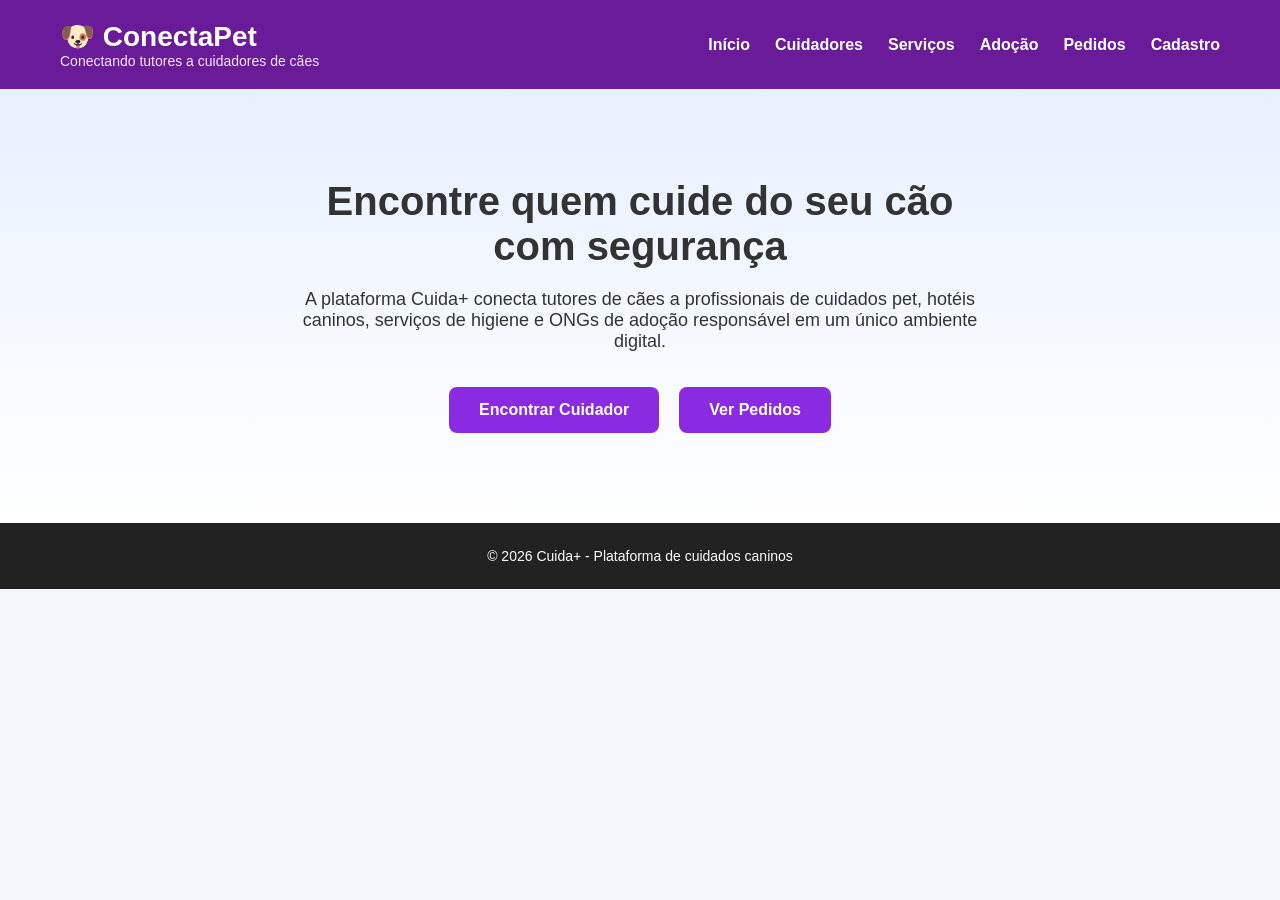
<file: Index.html>
<!DOCTYPE html>
<html lang="pt-BR">

<head>

<meta charset="UTF-8">
<meta name="viewport" content="width=device-width, initial-scale=1.0">

<title>Cuida+</title>

<link rel="stylesheet" href="Style/Style.css">

</head>

<body>

<header class="header">

<div class="logo">
<a href="../index.html" class="btn-voltar">🐶 ConectaPet</a>
</a>
<p>Conectando tutores a cuidadores de cães</p>
</div>

<nav class="menu">
<a href="Index/Inicio.html">Início</a>
<a href="Index/cuidadores.html">Cuidadores</a>
<a href="Index/servicos.html">Serviços</a>
<a href="Index/adocao.html">Adoção</a>
<a href="Index/pedidos.html">Pedidos</a>
<a href="Index/cadastro.html">Cadastro</a>
</nav>

</header>

<section class="hero">

<div class="hero-text">

<h1>Encontre quem cuide do seu cão com segurança</h1>

<p>
A plataforma Cuida+ conecta tutores de cães a profissionais
de cuidados pet, hotéis caninos, serviços de higiene e ONGs
de adoção responsável em um único ambiente digital.
</p>

<div class="hero-buttons">
<a class="btn" href="Index/cuidadores.html">Encontrar Cuidador</a>
<a class="btn btn-sec" href="Index/pedidos.html">Ver Pedidos</a>
</div>

</div>

</section>

<footer>
<p>© 2026 Cuida+ - Plataforma de cuidados caninos</p>
</footer>

</body>
</html>
</file>
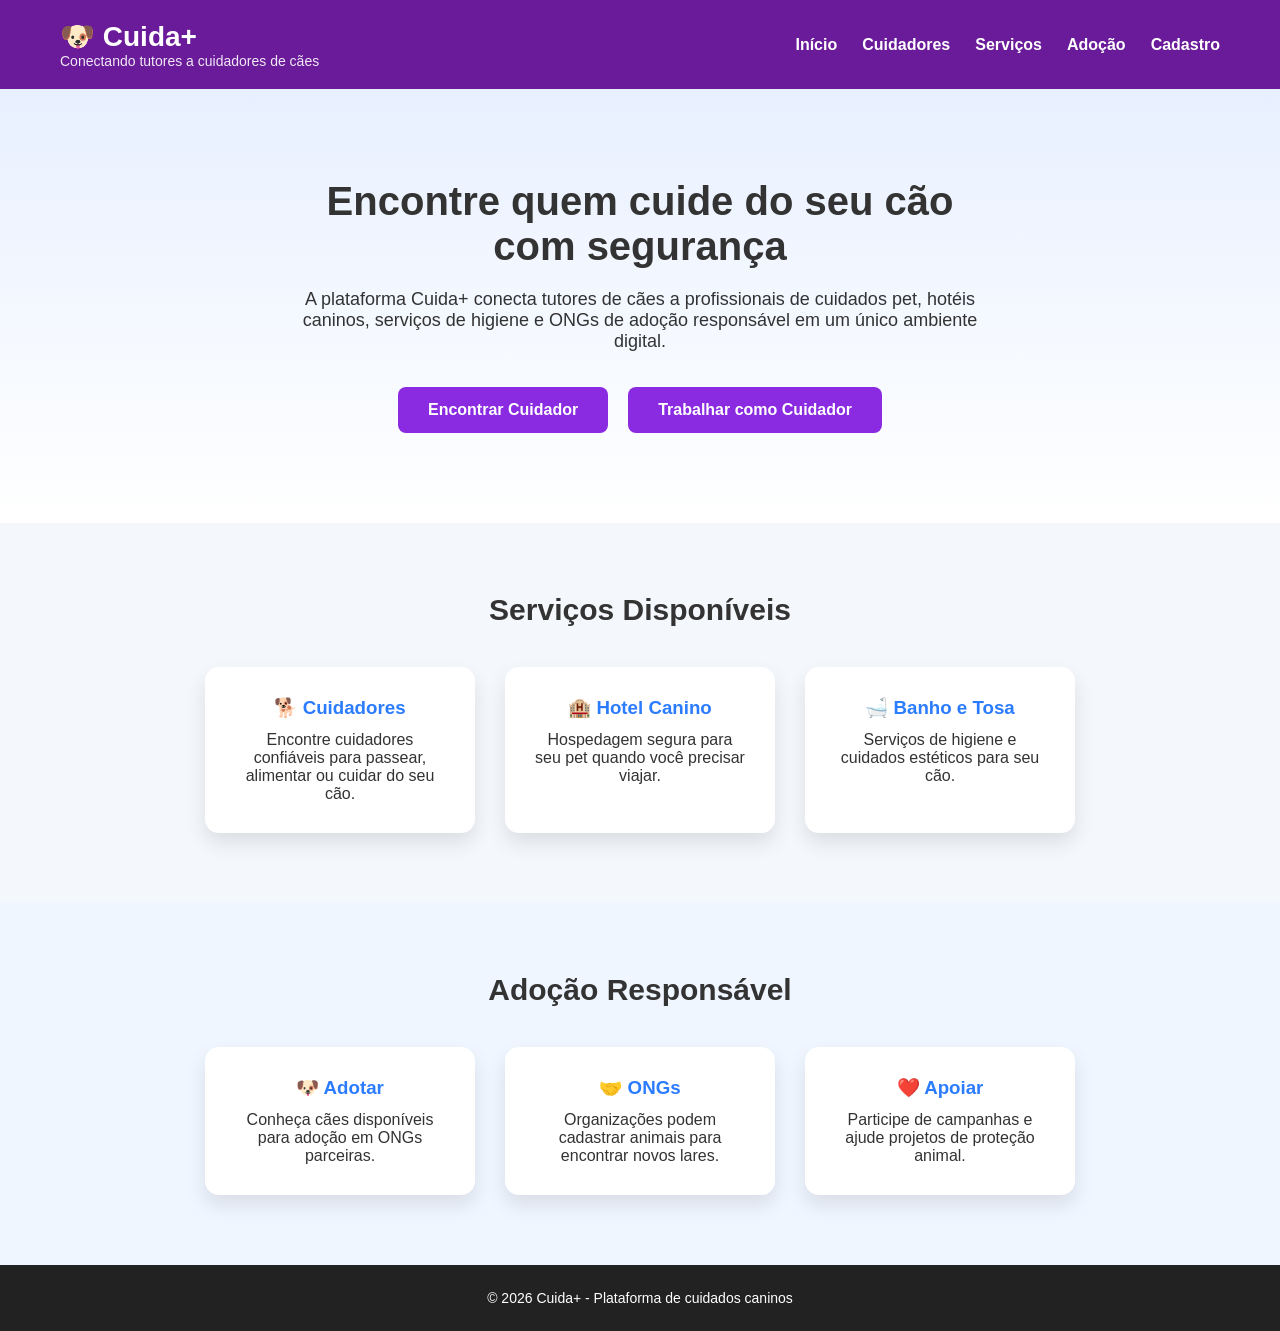
<file: Index/Index.html>
<!DOCTYPE html>
<html lang="pt-BR">
<head>

<meta charset="UTF-8">
<meta name="viewport" content="width=device-width, initial-scale=1.0">

<title>Cuida+</title>

<link rel="stylesheet" href="../Style/Style.css">

</head>

<body>

<header class="header">

<div class="logo">
<a href="../index.html" class="logo-link">
<h1>🐶 Cuida+</h1>
</a>
<p>Conectando tutores a cuidadores de cães</p>
</div>

<nav class="menu">
<a href="../index.html">Início</a>
<a href="cuidadores.html">Cuidadores</a>
<a href="#">Serviços</a>
<a href="#">Adoção</a>
<a href="#">Cadastro</a>
</nav>

</header>


<section class="hero">

<div class="hero-text">

<h1>Encontre quem cuide do seu cão com segurança</h1>

<p>
A plataforma Cuida+ conecta tutores de cães a profissionais
de cuidados pet, hotéis caninos, serviços de higiene e ONGs
de adoção responsável em um único ambiente digital.
</p>

<div class="hero-buttons">
<a class="btn" href="cuidadores.html">Encontrar Cuidador</a>
<a class="btn btn-sec" href="cuidadores.html#perguntas">Trabalhar como Cuidador</a>
</div>

</div>

</section>


<section class="section">

<h2>Serviços Disponíveis</h2>

<div class="cards">

<div class="card">
<h3>🐕 Cuidadores</h3>
<p>Encontre cuidadores confiáveis para passear, alimentar ou cuidar do seu cão.</p>
</div>

<div class="card">
<h3>🏨 Hotel Canino</h3>
<p>Hospedagem segura para seu pet quando você precisar viajar.</p>
</div>

<div class="card">
<h3>🛁 Banho e Tosa</h3>
<p>Serviços de higiene e cuidados estéticos para seu cão.</p>
</div>

</div>

</section>


<section class="section adoption">

<h2>Adoção Responsável</h2>

<div class="cards">

<div class="card">
<h3>🐶 Adotar</h3>
<p>Conheça cães disponíveis para adoção em ONGs parceiras.</p>
</div>

<div class="card">
<h3>🤝 ONGs</h3>
<p>Organizações podem cadastrar animais para encontrar novos lares.</p>
</div>

<div class="card">
<h3>❤️ Apoiar</h3>
<p>Participe de campanhas e ajude projetos de proteção animal.</p>
</div>

</div>

</section>


<footer>
<p>© 2026 Cuida+ - Plataforma de cuidados caninos</p>
</footer>

</body>
</html>
</file>
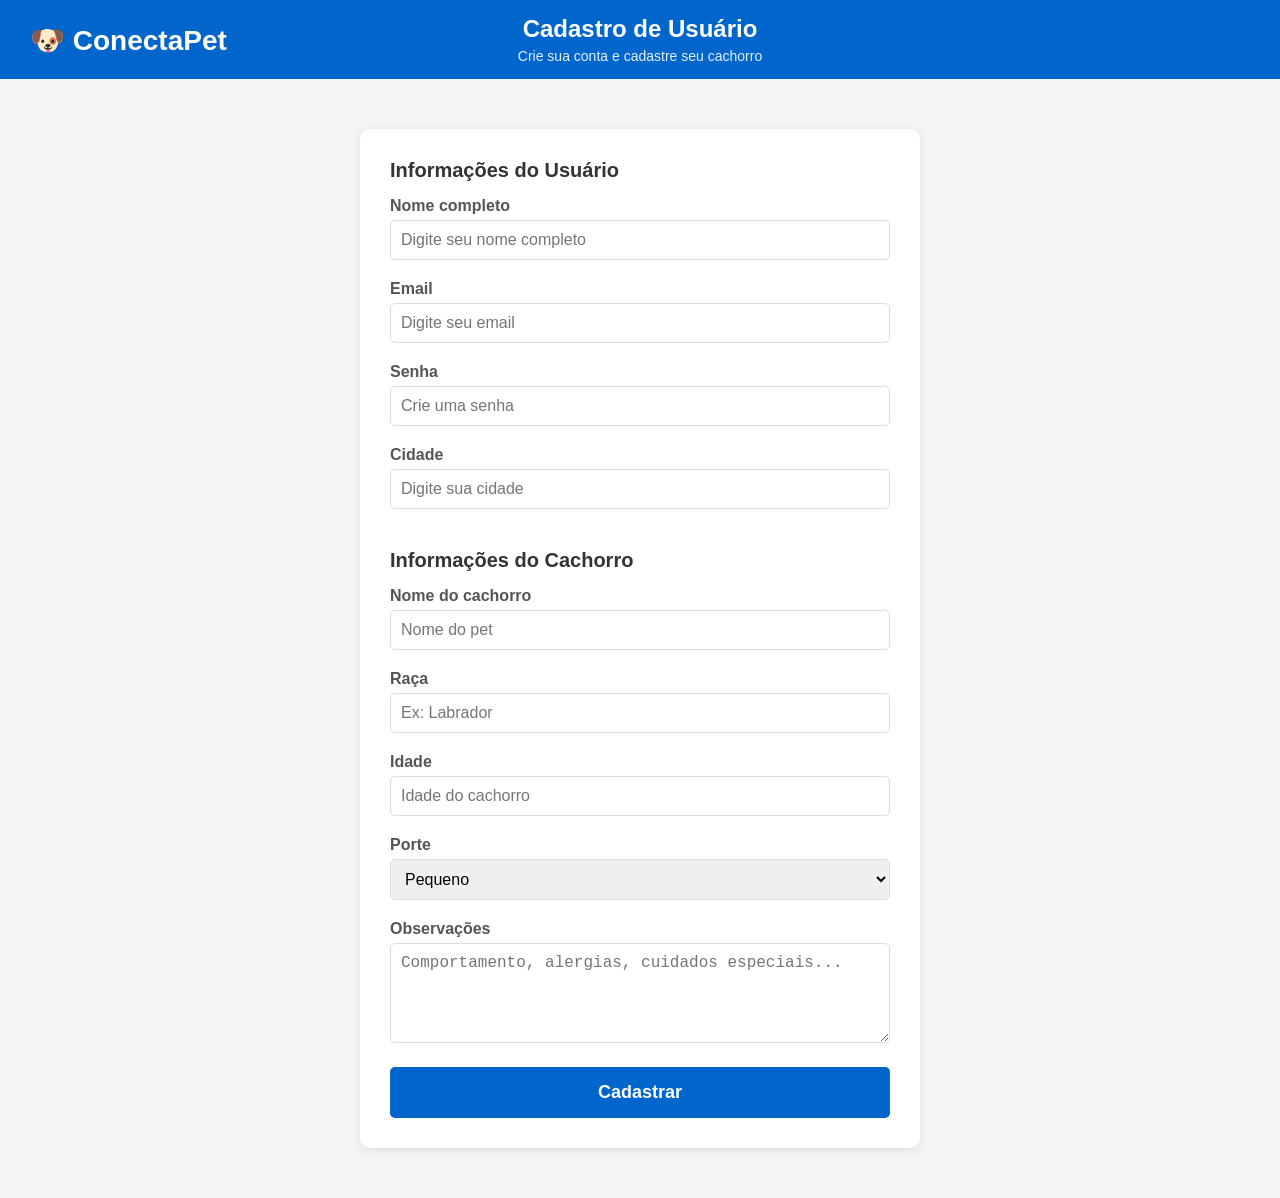
<file: Index/cadastro.html>
<!DOCTYPE html>
<html lang="pt-BR">

<head>
<meta charset="UTF-8">
<title>Cadastro | 🐶 ConectaPet</title>

<link rel="stylesheet" href="../Style/cadastro.css">

</head>

<body>

<header class="topo">
<div class="logo">

<a href="../index.html" class="btn-voltar">🐶 ConectaPet </a>
</div>
<h1>Cadastro de Usuário</h1>
<p>Crie sua conta e cadastre seu cachorro</p>

</header>


<section class="cadastro-container">

<form>

<h2>Informações do Usuário</h2>

<label>Nome completo</label>
<input type="text" placeholder="Digite seu nome completo" required>

<label>Email</label>
<input type="email" placeholder="Digite seu email" required>

<label>Senha</label>
<input type="password" placeholder="Crie uma senha" required>

<label>Cidade</label>
<input type="text" placeholder="Digite sua cidade" required>


<h2>Informações do Cachorro</h2>

<label>Nome do cachorro</label>
<input type="text" placeholder="Nome do pet">

<label>Raça</label>
<input type="text" placeholder="Ex: Labrador">

<label>Idade</label>
<input type="number" placeholder="Idade do cachorro">

<label>Porte</label>
<select>
<option>Pequeno</option>
<option>Médio</option>
<option>Grande</option>
</select>

<label>Observações</label>
<textarea placeholder="Comportamento, alergias, cuidados especiais..."></textarea>

<button type="submit">Cadastrar</button>

</form>

</section>

</body>
</html>
</file>
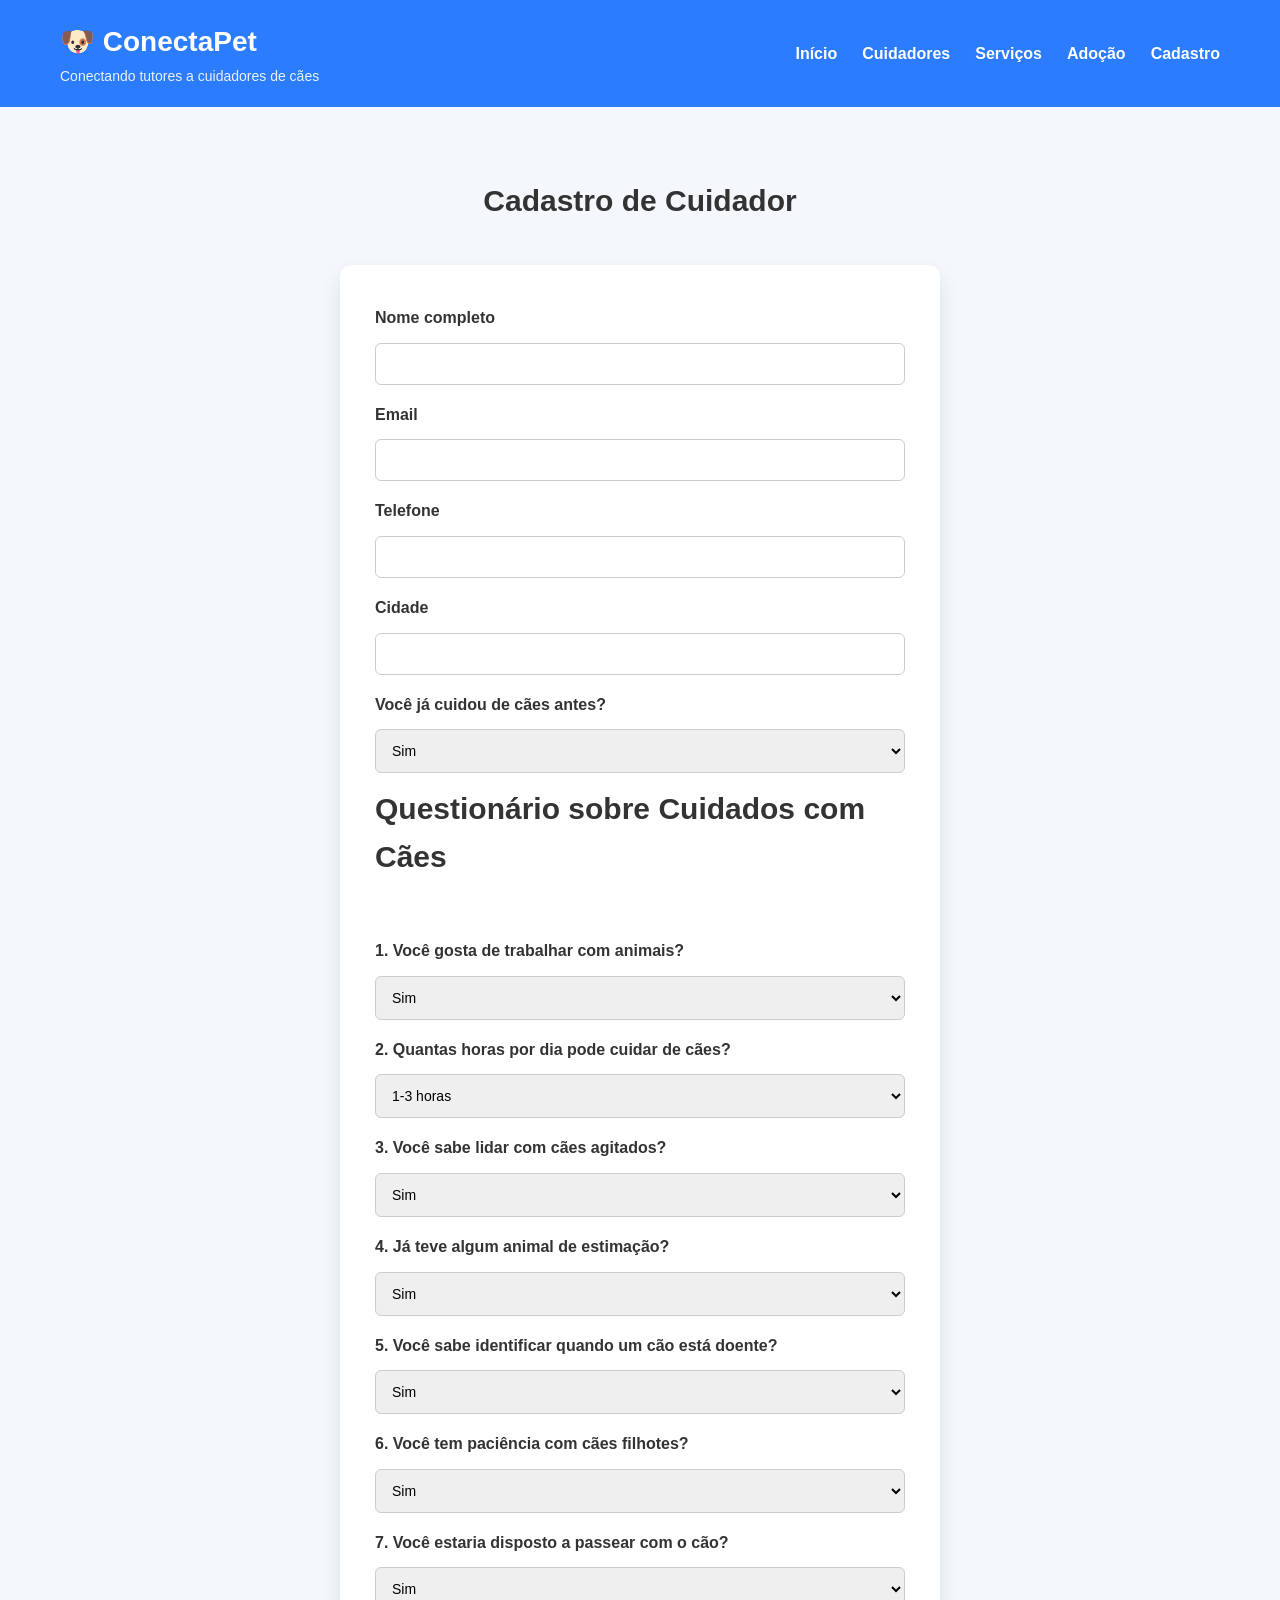
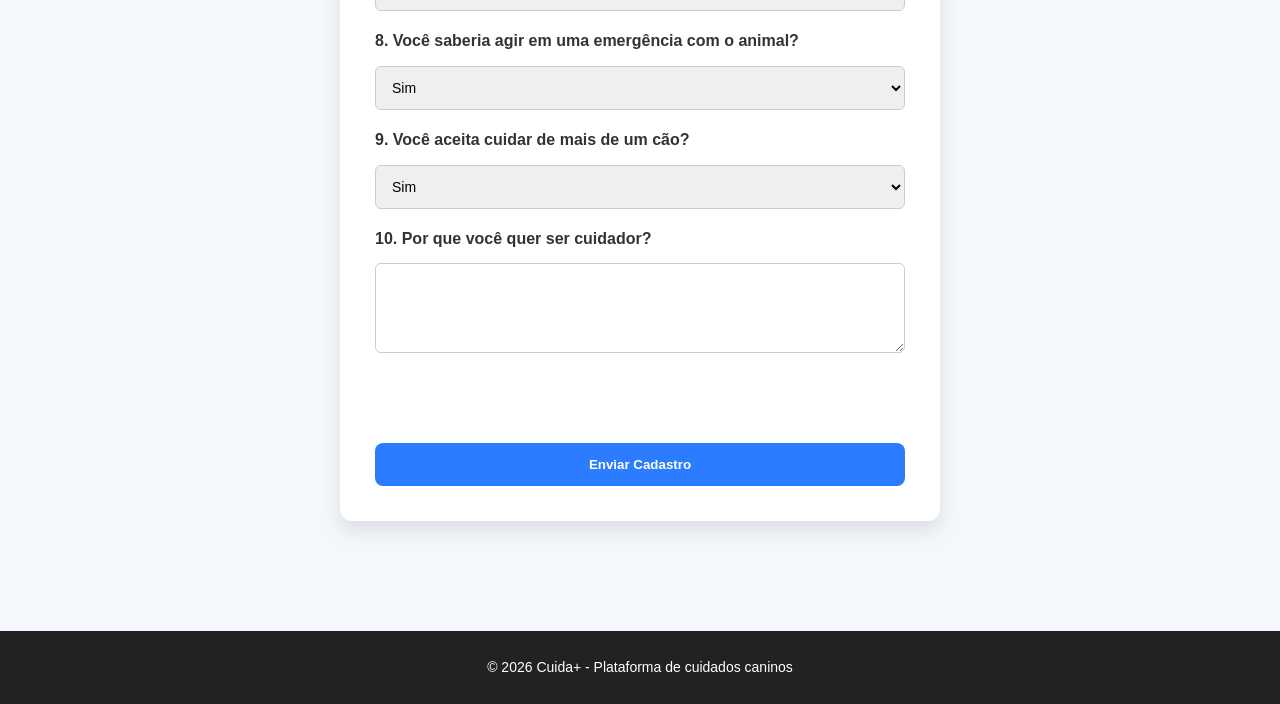
<file: Index/cuidadores.html>
<!DOCTYPE html>
<html lang="pt-BR">
<head>

<meta charset="UTF-8">
<meta name="viewport" content="width=device-width, initial-scale=1.0">

<title>Cuidadores - 🐶 ConectaPet</title>

<link rel="stylesheet" href="../Style/cuidadores.css">

</head>

<body>

<header class="header">

<div class="logo">
<a href="../index.html" class="logo-link">
<h1>🐶 ConectaPet</h1>
</a>
<p>Conectando tutores a cuidadores de cães</p>
</div>

<nav class="menu">
<a href="../index.html">Início</a>
<a href="cuidadores.html">Cuidadores</a>
<a href="#">Serviços</a>
<a href="#">Adoção</a>
<a href="#">Cadastro</a>
</nav>

</header>


<section class="section">

<h2>Cadastro de Cuidador</h2>

<form class="form-cuidador">

<label>Nome completo</label>
<input type="text" required>

<label>Email</label>
<input type="email" required>

<label>Telefone</label>
<input type="tel" required>

<label>Cidade</label>
<input type="text" required>

<label>Você já cuidou de cães antes?</label>
<select required>
<option>Sim</option>
<option>Não</option>
</select>

<h2>Questionário sobre Cuidados com Cães</h2>

<label>1. Você gosta de trabalhar com animais?</label>
<select>
<option>Sim</option>
<option>Não</option>
</select>

<label>2. Quantas horas por dia pode cuidar de cães?</label>
<select>
<option>1-3 horas</option>
<option>4-6 horas</option>
<option>Tempo integral</option>
</select>

<label>3. Você sabe lidar com cães agitados?</label>
<select>
<option>Sim</option>
<option>Não</option>
</select>

<label>4. Já teve algum animal de estimação?</label>
<select>
<option>Sim</option>
<option>Não</option>
</select>

<label>5. Você sabe identificar quando um cão está doente?</label>
<select>
<option>Sim</option>
<option>Não</option>
</select>

<label>6. Você tem paciência com cães filhotes?</label>
<select>
<option>Sim</option>
<option>Não</option>
</select>

<label>7. Você estaria disposto a passear com o cão?</label>
<select>
<option>Sim</option>
<option>Não</option>
</select>

<label>8. Você saberia agir em uma emergência com o animal?</label>
<select>
<option>Sim</option>
<option>Não</option>
</select>

<label>9. Você aceita cuidar de mais de um cão?</label>
<select>
<option>Sim</option>
<option>Não</option>
</select>

<label>10. Por que você quer ser cuidador?</label>
<textarea rows="4"></textarea>

<br><br>

<button class="btn">Enviar Cadastro</button>

</form>

</section>


<footer>

<p>© 2026 Cuida+ - Plataforma de cuidados caninos</p>

</footer>

</body>
</html>
</file>
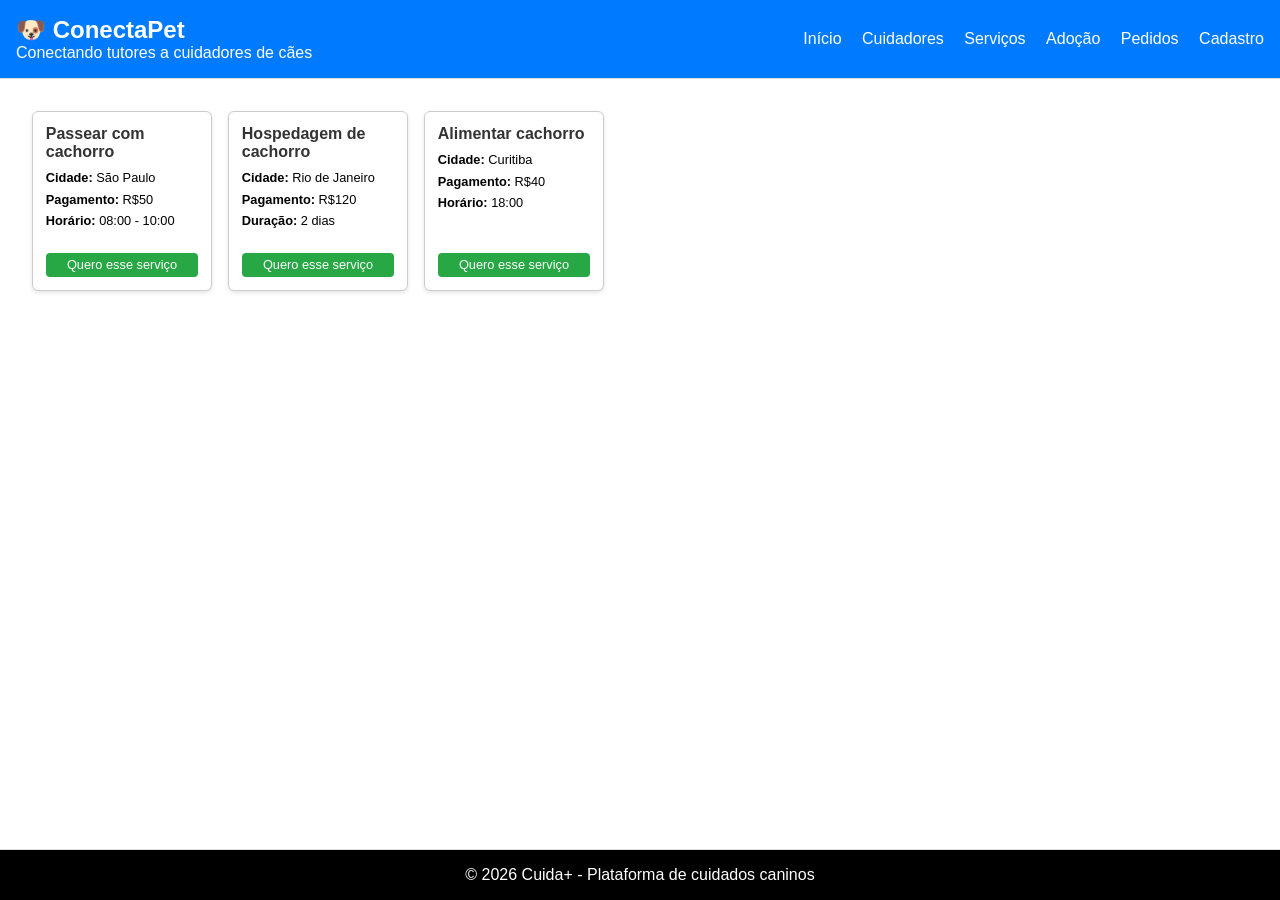
<file: Index/pedidos.html>
<!DOCTYPE html>
<html lang="pt-BR">

<head>
    <meta charset="UTF-8">
    <meta name="viewport" content="width=device-width, initial-scale=1.0">
    <title>Pedidos | Cuida+</title>
    <link rel="stylesheet" href="../Style/pedidos.css">
   
</head>

<body>

    <header class="header">
        <div class="logo">
            <a href="../index.html" class="btn-voltar">🐶 ConectaPet</a>
            <p>Conectando tutores a cuidadores de cães</p>
        </div>
        <nav class="menu">
            <a href="Inicio.html">Início</a>
            <a href="cuidadores.html">Cuidadores</a>
            <a href="servicos.html">Serviços</a>
            <a href="adocao.html">Adoção</a>
            <a href="pedidos.html">Pedidos</a>
            <a href="cadastro.html">Cadastro</a>
        </nav>
    </header>

    <section class="pedidos-container">
        <div class="pedido-card">
            <h3>Passear com cachorro</h3>
            <p><strong>Cidade:</strong> São Paulo</p>
            <p><strong>Pagamento:</strong> R$50</p>
            <p><strong>Horário:</strong> 08:00 - 10:00</p>
            <button>Quero esse serviço</button>
        </div>

        <div class="pedido-card">
            <h3>Hospedagem de cachorro</h3>
            <p><strong>Cidade:</strong> Rio de Janeiro</p>
            <p><strong>Pagamento:</strong> R$120</p>
            <p><strong>Duração:</strong> 2 dias</p>
            <button>Quero esse serviço</button>
        </div>

        <div class="pedido-card">
            <h3>Alimentar cachorro</h3>
            <p><strong>Cidade:</strong> Curitiba</p>
            <p><strong>Pagamento:</strong> R$40</p>
            <p><strong>Horário:</strong> 18:00</p>
            <button>Quero esse serviço</button>
        </div>
    </section>

    <footer>
        <p>© 2026 Cuida+ - Plataforma de cuidados caninos</p>
    </footer>

</body>

</html>
</file>
<file: Style/Style.css>
*{
margin:0;
padding:0;
box-sizing:border-box;
}

body{
font-family:Arial, Helvetica, sans-serif;
background:#f4f7fb;
color:#333;
}

/* HEADER */
.header{
display:flex;
justify-content:space-between;
align-items:center;
padding:20px 60px;
background:#6A1B9A;
color:white;
flex-wrap:wrap;
}

.logo a{
font-size:28px;
font-weight:bold;
color:white;
text-decoration:none;
}

.logo p{
font-size:14px;
opacity:0.9;
}

/* MENU */
.menu{
display:flex;
gap:25px;
}

.menu a{
color:white;
text-decoration:none;
font-weight:bold;
transition:0.3s;
}

.menu a:hover{
opacity:0.7;
}

/* HERO */
.hero{
padding:90px 20px;
text-align:center;
background:linear-gradient(#e8f0ff,#ffffff);
}

.hero-text{
max-width:700px;
margin:auto;
}

.hero h1{
font-size:40px;
margin-bottom:20px;
}

.hero p{
font-size:18px;
margin-bottom:35px;
}

/* BOTÕES */
.hero-buttons{
display:flex;
justify-content:center;
gap:20px;
flex-wrap:wrap;
}

.btn{
padding:14px 30px;
background:#8A2BE2; /* Roxo principal */
color:white;
text-decoration:none;
border-radius:8px;
font-weight:bold;
transition:0.3s;
}

.btn:hover{
background:#6A1B9A; /* Roxo mais escuro no hover */
}

.btn-sec{
background:#8A2BE2; /* Botão "ver pedidos" agora roxo ao invés de amarelo */
}

.btn-sec:hover{
background:#6A1B9A; /* Hover roxo escuro */
}

/* SECTIONS */
.section{
padding:70px 20px;
text-align:center;
}

.section h2{
margin-bottom:40px;
font-size:30px;
}

/* CARDS */
.cards{
display:flex;
justify-content:center;
flex-wrap:wrap;
gap:30px;
}

.card{
background:white;
padding:30px;
border-radius:14px;
width:270px;
box-shadow:0 10px 20px rgba(0,0,0,0.1);
transition:0.3s;
}

.card:hover{
transform:translateY(-8px);
box-shadow:0 15px 25px rgba(0,0,0,0.15);
}

.card h3{
color:#2b7cff;
margin-bottom:12px;
}

/* ADOÇÃO */
.adoption{
background:#f0f6ff;
}

/* FOOTER SUPERIOR - ROXO */
.footer-top{
background:#8A2BE2;
color:white;
text-align:center;
padding:25px;
margin-top:40px;
font-size:14px;
}

/* FOOTER INFERIOR - PRETO */
footer{
background:#222; /* Preto no rodapé debaixo */
color:white;
text-align:center;
padding:25px;
font-size:14px;
}

.logo-link{
text-decoration:none;
color:white;
}

.logo-link h1{
font-size:28px;
transition:0.3s;
}

.logo-link h1:hover{
transform:scale(1.05);
opacity:0.9;
}
</file>
<file: Style/cadastro.css>
* {
    margin: 0;
    padding: 0;
    box-sizing: border-box;
}

body {
    font-family: Arial, sans-serif;
    background-color: #f5f5f5;
}

.topo {
    background-color: #0066cc; /* Azul */
    color: white;
    padding: 15px; /* Rodapé menor */
    text-align: center;
    position: relative;
}

.btn-voltar {
    position: absolute;
    left: 20px;
    top: 50%;
    transform: translateY(-50%);
    color: white;
    text-decoration: none;
    font-size: 28px; /* Ícone maior */
    font-weight: bold;
    padding: 5px 10px;
    border-radius: 5px;
    transition: background-color 0.3s;
}

.btn-voltar:hover {
    background-color: rgba(255, 255, 255, 0.2);
}

.topo h1 {
    margin-bottom: 5px; /* Ajuste para rodapé menor */
    font-size: 24px;
}

.topo p {
    opacity: 0.9;
    font-size: 14px; /* Texto menor para rodapé menor */
}

.cadastro-container {
    max-width: 600px;
    margin: 30px auto;
    padding: 20px;
}

form {
    background-color: white;
    padding: 30px;
    border-radius: 10px;
    box-shadow: 0 2px 10px rgba(0,0,0,0.1);
}

form h2 {
    color: #333;
    margin: 20px 0 15px;
    font-size: 20px;
}

form h2:first-of-type {
    margin-top: 0;
}

label {
    display: block;
    margin-bottom: 5px;
    color: #555;
    font-weight: bold;
}

input, select, textarea {
    width: 100%;
    padding: 10px;
    margin-bottom: 20px;
    border: 1px solid #ddd;
    border-radius: 5px;
    font-size: 16px;
}

textarea {
    resize: vertical;
    min-height: 100px;
}

button {
    background-color: #0066cc; /* Azul para combinar com o cabeçalho */
    color: white;
    padding: 15px 30px;
    border: none;
    border-radius: 5px;
    font-size: 18px;
    font-weight: bold;
    cursor: pointer;
    width: 100%;
    transition: background-color 0.3s;
}

button:hover {
    background-color: #0052a3; /* Azul mais escuro no hover */
}
</file>
<file: Style/cuidadores.css>
*{
margin:0;
padding:0;
box-sizing:border-box;
}

body{
font-family:Arial, Helvetica, sans-serif;
background:#f4f7fb;
color:#333;
line-height:1.6;
}

/* =========================
HEADER
========================= */

.header{
display:flex;
justify-content:space-between;
align-items:center;
padding:20px 60px;
background:#2b7cff;
color:white;
flex-wrap:wrap;
}

.logo a{
font-size:28px;
font-weight:bold;
color:white;
text-decoration:none;
}

.logo p{
font-size:14px;
opacity:0.9;
}

/* =========================
MENU
========================= */

.menu{
display:flex;
gap:25px;
}

.menu a{
color:white;
text-decoration:none;
font-weight:bold;
transition:0.3s;
}

.menu a:hover{
opacity:0.7;
}

/* =========================
HERO
========================= */

.hero{
padding:90px 20px;
text-align:center;
background:linear-gradient(#e8f0ff,#ffffff);
}

.hero-text{
max-width:700px;
margin:auto;
}

.hero h1{
font-size:40px;
margin-bottom:20px;
}

.hero p{
font-size:18px;
margin-bottom:35px;
}

/* =========================
BOTÕES
========================= */

.hero-buttons{
display:flex;
justify-content:center;
gap:20px;
flex-wrap:wrap;
}

.btn{
padding:14px 30px;
background:#2b7cff;
color:white;
text-decoration:none;
border:none;
border-radius:8px;
font-weight:bold;
cursor:pointer;
transition:0.3s;
}

.btn:hover{
background:#1a5ed8;
}

.btn-sec{
background:#f59e0b;
}

.btn-sec:hover{
background:#d97706;
}

/* =========================
SEÇÕES
========================= */

.section{
padding:70px 20px;
text-align:center;
}

.section h2{
margin-bottom:40px;
font-size:30px;
}

/* =========================
CARDS
========================= */

.cards{
display:flex;
justify-content:center;
flex-wrap:wrap;
gap:30px;
}

.card{
background:white;
padding:30px;
border-radius:14px;
width:270px;
box-shadow:0 10px 20px rgba(0,0,0,0.1);
transition:0.3s;
}

.card:hover{
transform:translateY(-8px);
box-shadow:0 15px 25px rgba(0,0,0,0.15);
}

.card h3{
color:#2b7cff;
margin-bottom:12px;
}

/* =========================
ADOÇÃO
========================= */

.adoption{
background:#f0f6ff;
}

/* =========================
FORMULÁRIO CUIDADOR
========================= */

.form-cuidador{
max-width:600px;
margin:auto;
background:white;
padding:35px;
border-radius:12px;
box-shadow:0 10px 20px rgba(0,0,0,0.1);
display:flex;
flex-direction:column;
gap:12px;
text-align:left;
}

.form-cuidador label{
font-weight:bold;
margin-top:5px;
}

.form-cuidador input,
.form-cuidador select,
.form-cuidador textarea{
padding:12px;
border-radius:6px;
border:1px solid #ccc;
font-size:14px;
transition:0.3s;
}

.form-cuidador input:focus,
.form-cuidador select:focus,
.form-cuidador textarea:focus{
border-color:#2b7cff;
outline:none;
box-shadow:0 0 5px rgba(43,124,255,0.4);
}

.form-cuidador button{
margin-top:15px;
}

/* =========================
FOOTER
========================= */

footer{
background:#222;
color:white;
text-align:center;
padding:25px;
margin-top:40px;
font-size:14px;
}
.logo-link{
text-decoration:none;
color:white;
}

.logo-link h1{
font-size:28px;
transition:0.3s;
}

.logo-link h1:hover{
transform:scale(1.05);
opacity:0.9;
}
</file>
<file: Style/pedidos.css>
/* Estilos mínimos para garantir que o rodapé e botões fiquem corretos */
        * {
            margin: 0;
            padding: 0;
            box-sizing: border-box;
        }

        body {
            font-family: Arial, sans-serif;
            display: flex;
            flex-direction: column;
            min-height: 100vh;
        }

        .header {
            background-color: #007bff;
            padding: 1rem;
            display: flex;
            justify-content: space-between;
            align-items: center;
            border-bottom: 1px solid #ddd;
        }

        .logo a {
            font-size: 1.5rem;
            font-weight: bold;
            text-decoration: none;
            color: #fff;
        }

        .logo p {
            color: #fff;
        }

        .menu a {
            margin-left: 1rem;
            text-decoration: none;
            color: #fff;
        }

        .pedidos-container {
            flex: 1;
            padding: 2rem 0 2rem 2rem;
            display: flex;
            flex-wrap: wrap;
            gap: 1rem;
            justify-content: flex-start;
            align-items: flex-start;
        }

        .pedido-card {
            border: 1px solid #ccc;
            border-radius: 6px;
            padding: 0.8rem;
            width: 180px;
            height: 180px;
            background-color: #fff;
            box-shadow: 0 2px 4px rgba(0,0,0,0.1);
            display: flex;
            flex-direction: column;
        }

        .pedido-card h3 {
            margin-bottom: 0.4rem;
            color: #333;
            font-size: 1rem;
        }

        .pedido-card p {
            margin: 0.2rem 0;
            font-size: 0.8rem;
        }

        .pedido-card button {
            margin-top: auto;
            padding: 0.3rem 0.5rem;
            background-color: #28a745;
            color: #fff;
            border: none;
            border-radius: 4px;
            cursor: pointer;
            width: 100%;
            font-size: 0.8rem;
        }

        .pedido-card button:hover {
            background-color: #218838;
        }

        footer {
            background-color: #000;
            text-align: center;
            padding: 1rem;
            border-top: 1px solid #ddd;
            margin-top: auto;
            color: white;
        }
</file>
